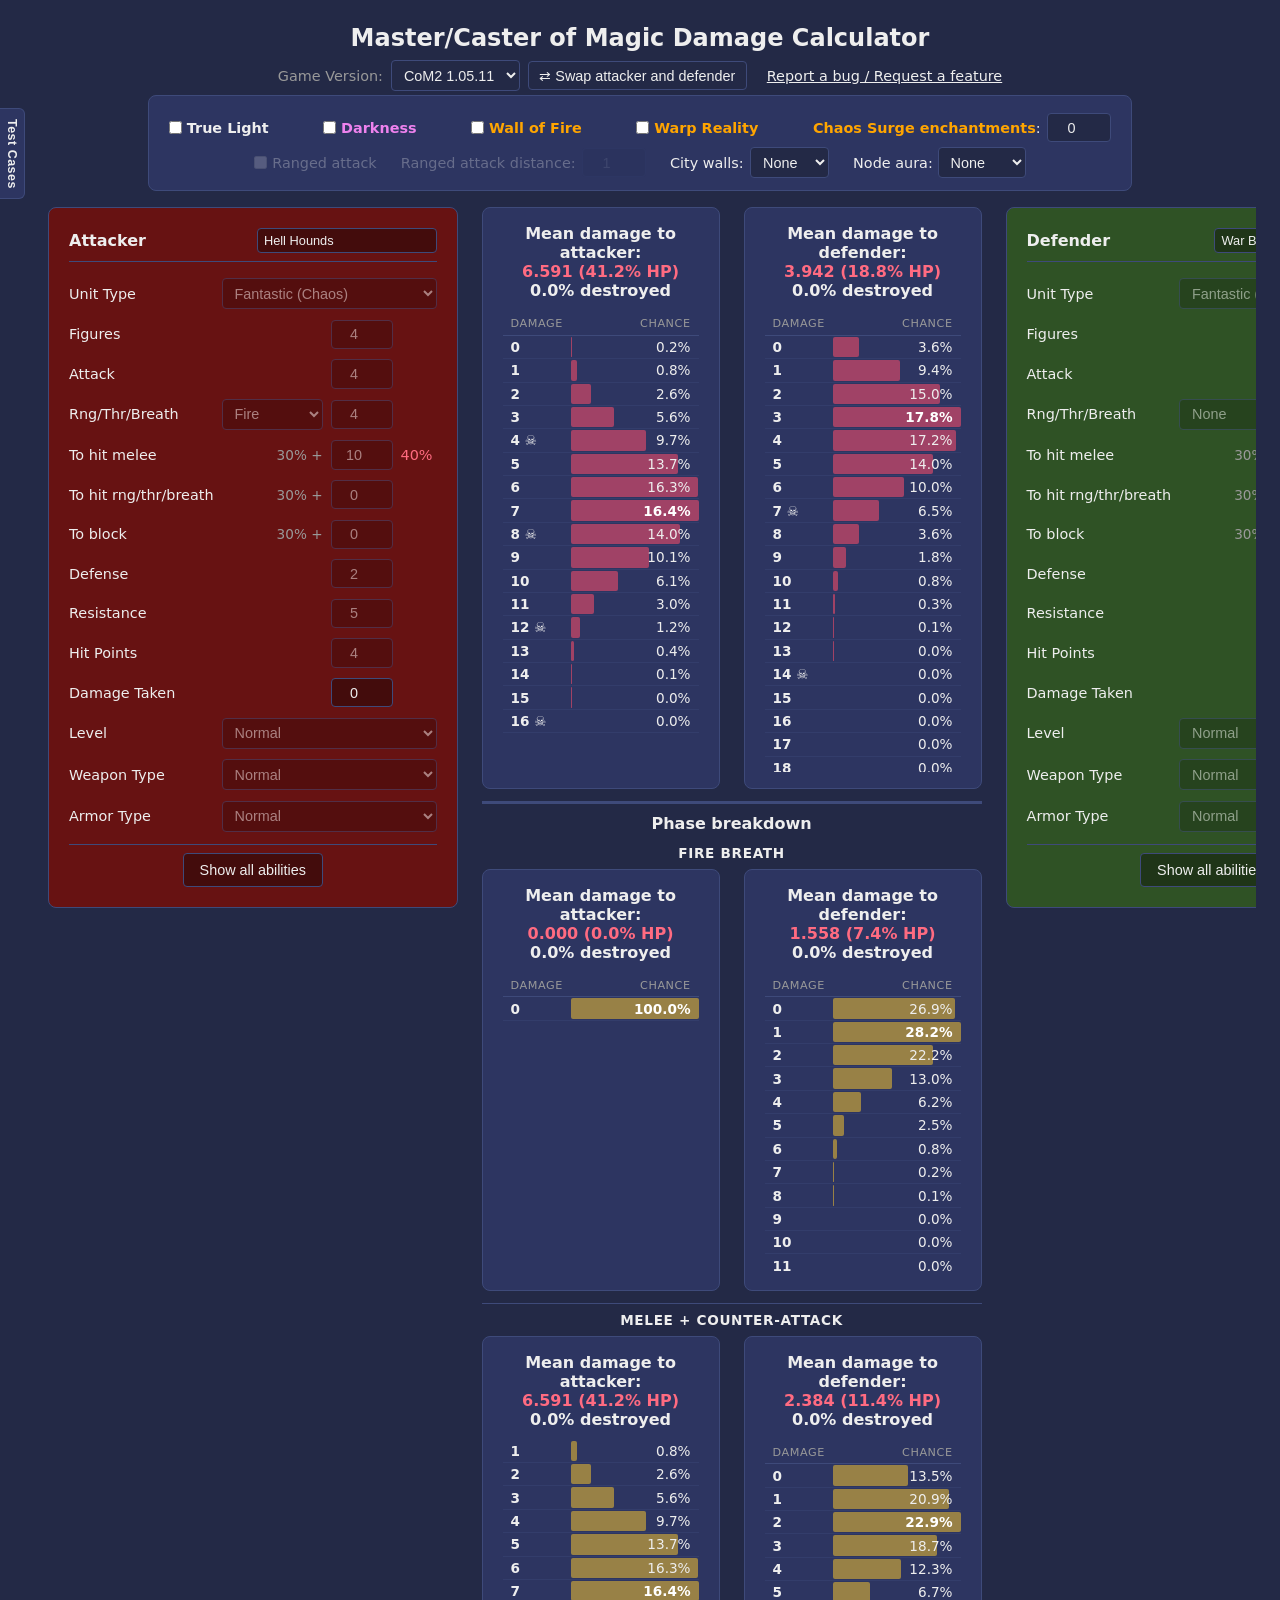
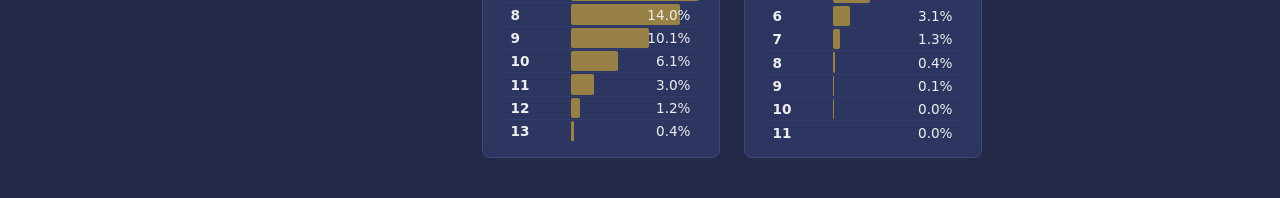
<file: index.html>
<!DOCTYPE html>
<html lang="en">
<head>
<meta charset="UTF-8">
<meta name="viewport" content="width=device-width, initial-scale=1.0">
<title>Master/Caster of Magic Damage Calculator</title>
<link rel="stylesheet" href="Calculator/style.css">
</head>
<body>

<h1>Master/Caster of Magic Damage Calculator</h1>
<div class="version-bar">
  <label for="gameVersion">Game Version:</label>
  <select id="gameVersion">
    <option value="mom_1.31" selected>MoM 1.31</option>
    <option value="mom_cp_1.60.00">MoM CP 1.60</option>
    <option value="com_6.08">CoM 6.08</option>
    <option value="com2_1.05.11">CoM2 1.05.11</option>
  </select>
  <button id="swapBtn" class="swap-btn" title="Swap attacker and defender">&#8644; Swap attacker and defender</button>
  <a href="https://github.com/ankrh/Master-Caster-of-Magic-Damage-Calculator/issues" target="_blank" rel="noopener" class="feedback-link">Report a bug / Request a feature</a>
</div>

<div class="presets-drawer" id="presetsDrawer">
  <div class="presets-inner">
    <h2>Test Cases</h2>
    <div id="presetButtons"></div>
  </div>
  <button class="presets-toggle" id="presetsToggle" title="Toggle test cases panel" aria-expanded="false">Test Cases</button>
</div>
<div class="presets-overlay" id="presetsOverlay"></div>

<div class="page-layout">
<div class="main-content">
<div class="combat-enchantments">
  <div class="enchant-row">
    <label class="check-label" data-tooltip="MoM 1.31 &amp; 1.60 only. Life fantastic units get +1 mel/rng/def/res; Death units get &#8722;1.">
      <input type="checkbox" id="trueLight"> <span class="realm-life">True Light</span>
    </label>
    <label class="check-label" data-tooltip="Death fantastic units get +1 mel/rng/def/res; Life units get &#8722;1. Can be active alongside True Light, canceling its matching modifiers.">
      <input type="checkbox" id="darkness"> <span class="realm-death">Darkness</span>
    </label>
    <label class="check-label" data-tooltip="Area fire attack on all attacker figures, firing before the melee phase.&#10;MoM 1.31 &amp; 1.60: Strength 5.&#10;CoM 1 &amp; 2: Strength 10.&#10;Immune: Fire Immunity, Magic Immunity, Righteousness.">
      <input type="checkbox" id="wallOfFire"> <span class="realm-chaos">Wall of Fire</span>
    </label>
    <label class="check-label" data-tooltip="All non-Chaos units get &#8722;20% To Hit.">
      <input type="checkbox" id="warpReality"> <span class="realm-chaos">Warp Reality</span>
    </label>
    <span class="field-group">
      <label for="chaosSurge" data-tooltip="Global enchantment. MoM: Chaos creatures gain +2 to attack strengths, non-stacking. CoM/CoM2: Chaos creatures gain +3 melee, +2 ranged/breath, and +2 resistance from the first copy. Each additional copy adds +1 to those bonuses."><span class="realm-chaos">Chaos Surge enchantments</span>:</label>
      <input type="number" id="chaosSurge" min="0" max="99" value="0">
    </span>
  </div>
  <div class="enchant-row" style="justify-content: center; gap: 1.5rem;">
    <label id="rangedCheckLabel" class="check-label" data-tooltip="Sets combat mode to ranged. Only available if the attacker has a ranged attack.">
      <input type="checkbox" id="rangedCheck" checked> Ranged attack
    </label>
    <span class="field-group" id="rangedDistLabel">
      <label for="rangedDist" data-tooltip="Missile and boulder only. Magic ranged ignores distance.&#10;MoM 1.31 &amp; 1.60: &#8722;10/&#8722;20/&#8722;30% at 3/6/9 tiles.&#10;CoM 1: &#8722;10/&#8722;20/&#8722;30% at 4/8/12 tiles.&#10;CoM 2: &#8722;10% at 4 tiles, then &#8722;3% per additional tile.&#10;Long Range caps penalty at &#8722;10%.">Ranged attack distance:</label>
      <input type="number" id="rangedDist" min="1" max="99" value="1">
    </span>
    <span class="field-group">
      <label for="cityWalls" data-tooltip="Defense bonus applied to the defender only.&#10;MoM 1.31: Intact city wall: +3 def. Destroyed city wall or inner area: +1 def.&#10;MoM 1.60, CoM 1 &amp; 2: Intact city wall or inner area: +3 def. Destroyed city wall: +1 def.">City walls:</label>
      <select id="cityWalls">
        <option value="none" selected>None</option>
        <option value="1">+1 def</option>
        <option value="3">+3 def</option>
      </select>
    </span>
    <label class="abil-check" data-tooltip="Matching fantastic units get +2 melee, ranged, thrown, breath, gaze, defense, and resistance.">Node aura:
      <select id="nodeAura" class="enchant-row-select">
        <option value="none" selected>None</option>
        <option value="chaos">Chaos</option>
        <option value="nature">Nature</option>
        <option value="sorcery">Sorcery</option>
      </select>
    </label>
  </div>
</div>

<div class="four-col-row">
  <div class="panel" id="panelA">
    <div class="panel-header">
      <h2>Attacker</h2>
      <div class="unit-combobox"><input type="text" id="aUnitSearch" class="unit-search" placeholder="Custom" autocomplete="off"><div class="unit-dropdown-list" id="aUnitList"></div><input type="hidden" id="aUnit" value="custom"></div>
    </div>
    <div class="panel-fields">
      <label for="aAbil_unitType" data-tooltip="Affects which enchantments can be cast on the unit and some immunity effects.">Unit Type</label>
      <select id="aAbil_unitType">
        <option value="normal">Normal</option>
        <option value="hero">Hero</option>
        <option value="fantastic_nature">Fantastic (Nature)</option>
        <option value="fantastic_sorcery">Fantastic (Sorcery)</option>
        <option value="fantastic_chaos">Fantastic (Chaos)</option>
        <option value="fantastic_life">Fantastic (Life)</option>
        <option value="fantastic_death">Fantastic (Death)</option>
        <option value="fantastic_arcane">Fantastic (Arcane)</option>
      </select>

      <label for="aFigs" data-tooltip="Number of figures in the unit. Each living figure contributes attacks.">Figures</label>
      <input type="number" id="aFigs" min="1" max="9" value="4">
      <span class="mod-val"></span>

      <label for="aAtk" data-tooltip="Melee attack strength — number of dice rolled per figure.">Attack</label>
      <input type="number" id="aAtk" min="0" max="50" value="3">
      <span class="mod-val" id="aAtkMod"></span>

      <label for="aRtbType" data-tooltip="Ranged, thrown or breath attack type and strength.">Rng/Thr/Breath</label>
      <select class="mid" id="aRtbType">
        <option value="none" selected>None</option>
        <option value="missile">Missile</option>
        <option value="boulder">Boulder</option>
        <option value="magic_c">Magic (C)</option>
        <option value="magic_n">Magic (N)</option>
        <option value="magic_s">Magic (S)</option>
        <option value="thrown">Thrown</option>
        <option value="fire">Fire</option>
        <option value="lightning">Lightning</option>
      </select>
      <input type="number" id="aRtb" min="0" max="50" value="0">
      <span class="mod-val" id="aRtbMod"></span>

      <label for="aToHitMod" data-tooltip="Base 30% + modifier = chance per die to score a hit (melee).">To hit melee</label>
      <span class="prefix">30% +</span>
      <input type="number" id="aToHitMod" min="-20" max="70" value="0">
      <span class="mod-val" id="aToHitMeleeMod"></span>

      <label for="aToHitRtbMod" data-tooltip="Base 30% + modifier = chance per die to score a hit (ranged/thrown/breath).">To hit rng/thr/breath</label>
      <span class="prefix">30% +</span>
      <input type="number" id="aToHitRtbMod" min="-20" max="70" value="0">
      <span class="mod-val" id="aToHitRtbModDisp"></span>

      <label for="aToBlkMod" data-tooltip="Base 30% + modifier = chance per defense die to perform a block.">To block</label>
      <span class="prefix">30% +</span>
      <input type="number" id="aToBlkMod" min="-20" max="70" value="0">
      <span class="mod-val" id="aToBlkModDisp"></span>

      <label for="aDef" data-tooltip="Number of defense dice rolled. Each block removes one incoming hit.">Defense</label>
      <input type="number" id="aDef" min="0" max="50" value="2">
      <span class="mod-val" id="aDefMod"></span>

      <label for="aRes" data-tooltip="Resist score used in resistance rolls. Each point = 10% chance to resist.">Resistance</label>
      <input type="number" id="aRes" min="0" max="50" value="5">
      <span class="mod-val" id="aResMod"></span>

      <label for="aHP" data-tooltip="Hit points per figure.">Hit Points</label>
      <input type="number" id="aHP" min="1" max="99" value="1">
      <span class="mod-val" id="aHPMod"></span>

      <label for="aDmg" data-tooltip="Damage already taken.">Damage Taken</label>
      <input type="number" id="aDmg" min="0" max="999" value="0">
      <span class="mod-val"></span>

      <label for="aLevel" data-tooltip="MoM 1.31 &amp; 1.60:&#10;Regular:     +1 atk/rng/thr, +1 res&#10;Veteran:     +1 atk/rng/thr, +2 res, +1 def&#10;Elite:       +2 atk/rng/thr, +3 res, +1 def, +1 hp, +10% hit&#10;Ultra Elite: +2 atk/rng/thr, +4 res, +2 def, +1 hp, +20% hit&#10;Champion:    +3 atk/rng/thr, +5 res, +2 def, +2 hp, +30% hit&#10;&#10;CoM &amp; CoM2:&#10;Regular:     +1 atk/rng, +1 res&#10;Veteran:     +2 atk/rng, +1 res, +1 thr, +1 def&#10;Elite:       +2 atk/rng, +2 res, +1 thr, +2 def, +1 hp&#10;Ultra Elite: +3 atk/rng, +2 res, +1 thr, +3 def, +1 hp&#10;Champion:    +3 atk/rng, +2 res, +1 thr, +3 def, +2 hp, +10% hit">Level</label>
      <select id="aLevel" disabled>
        <option value="normal" selected>Normal</option>
        <option value="regular">Regular</option>
        <option value="veteran">Veteran</option>
        <option value="elite">Elite</option>
        <option value="ultra_elite">Ultra Elite</option>
        <option value="champion">Champion</option>
      </select>

      <label for="aWeapon" data-tooltip="Magic:      +10% To Hit&#10;Mithril:    +10% To Hit, +1 atk, +1 def&#10;Adamantium: +10% To Hit, +2 atk, +2 def&#10;All three bypass Weapon Immunity.&#10;To Hit: melee, missile, boulder only.&#10;Atk:    melee, missile, boulder, thrown only.">Weapon Type</label>
      <select id="aWeapon">
        <option value="normal" selected>Normal</option>
        <option value="magic">Magic</option>
        <option value="mithril">Mithril</option>
        <option value="adamantium">Adamantium</option>
      </select>

      <label for="aArmor" data-tooltip="Orihalcon: +1 resistance, +2 magic ranged attack.">Armor Type</label>
      <select id="aArmor">
        <option value="normal" selected>Normal</option>
        <option value="orihalcon">Orihalcon</option>
      </select>
    </div>
    <div class="abilities-section hide-inactive">
      <button class="toggle-abil-btn" title="Show/hide inactive abilities and enchantments">Show all abilities</button>
      <div class="abilities-content" id="aAbilities"></div>
    </div>
  </div>

  <div class="results-area">
    <div class="results-top">
      <div class="dist-panel" id="distA"></div>
      <div class="dist-panel" id="distB"></div>
    </div>
    <div class="breakdown-grid" id="breakdownGrid"></div>
  </div>

  <div class="panel" id="panelB">
    <div class="panel-header">
      <h2>Defender</h2>
      <div class="unit-combobox"><input type="text" id="bUnitSearch" class="unit-search" placeholder="Custom" autocomplete="off"><div class="unit-dropdown-list" id="bUnitList"></div><input type="hidden" id="bUnit" value="custom"></div>
    </div>
    <div class="panel-fields">
      <label for="bAbil_unitType" data-tooltip="Affects which enchantments can be cast on the unit and some immunity effects.">Unit Type</label>
      <select id="bAbil_unitType">
        <option value="normal">Normal</option>
        <option value="hero">Hero</option>
        <option value="fantastic_nature">Fantastic (Nature)</option>
        <option value="fantastic_sorcery">Fantastic (Sorcery)</option>
        <option value="fantastic_chaos">Fantastic (Chaos)</option>
        <option value="fantastic_life">Fantastic (Life)</option>
        <option value="fantastic_death">Fantastic (Death)</option>
        <option value="fantastic_arcane">Fantastic (Arcane)</option>
      </select>

      <label for="bFigs" data-tooltip="Number of figures in the unit. Each living figure contributes attacks.">Figures</label>
      <input type="number" id="bFigs" min="1" max="9" value="4">
      <span class="mod-val"></span>

      <label for="bAtk" data-tooltip="Melee attack strength — number of dice rolled per figure.">Attack</label>
      <input type="number" id="bAtk" min="0" max="50" value="3">
      <span class="mod-val" id="bAtkMod"></span>

      <label for="bRtbType" data-tooltip="Ranged, thrown or breath attack type and strength.">Rng/Thr/Breath</label>
      <select class="mid" id="bRtbType">
        <option value="none" selected>None</option>
        <option value="missile">Missile</option>
        <option value="boulder">Boulder</option>
        <option value="magic_c">Magic (C)</option>
        <option value="magic_n">Magic (N)</option>
        <option value="magic_s">Magic (S)</option>
        <option value="thrown">Thrown</option>
        <option value="fire">Fire</option>
        <option value="lightning">Lightning</option>
      </select>
      <input type="number" id="bRtb" min="0" max="50" value="0">
      <span class="mod-val" id="bRtbMod"></span>

      <label for="bToHitMod" data-tooltip="Base 30% + modifier = chance per die to score a hit (melee).">To hit melee</label>
      <span class="prefix">30% +</span>
      <input type="number" id="bToHitMod" min="-20" max="70" value="0">
      <span class="mod-val" id="bToHitMeleeMod"></span>

      <label for="bToHitRtbMod" data-tooltip="Base 30% + modifier = chance per die to score a hit (ranged/thrown/breath).">To hit rng/thr/breath</label>
      <span class="prefix">30% +</span>
      <input type="number" id="bToHitRtbMod" min="-20" max="70" value="0">
      <span class="mod-val" id="bToHitRtbModDisp"></span>

      <label for="bToBlkMod" data-tooltip="Base 30% + modifier = chance per defense die to perform a block.">To block</label>
      <span class="prefix">30% +</span>
      <input type="number" id="bToBlkMod" min="-20" max="70" value="0">
      <span class="mod-val" id="bToBlkModDisp"></span>

      <label for="bDef" data-tooltip="Number of defense dice rolled. Each block removes one incoming hit.">Defense</label>
      <input type="number" id="bDef" min="0" max="50" value="2">
      <span class="mod-val" id="bDefMod"></span>

      <label for="bRes" data-tooltip="Resist score used in resistance rolls. Each point = 10% chance to resist.">Resistance</label>
      <input type="number" id="bRes" min="0" max="50" value="5">
      <span class="mod-val" id="bResMod"></span>

      <label for="bHP" data-tooltip="Hit points per figure.">Hit Points</label>
      <input type="number" id="bHP" min="1" max="99" value="1">
      <span class="mod-val" id="bHPMod"></span>

      <label for="bDmg" data-tooltip="Damage already taken.">Damage Taken</label>
      <input type="number" id="bDmg" min="0" max="999" value="0">
      <span class="mod-val"></span>

      <label for="bLevel" data-tooltip="MoM 1.31 &amp; 1.60:&#10;Regular:     +1 atk/rng/thr, +1 res&#10;Veteran:     +1 atk/rng/thr, +2 res, +1 def&#10;Elite:       +2 atk/rng/thr, +3 res, +1 def, +1 hp, +10% hit&#10;Ultra Elite: +2 atk/rng/thr, +4 res, +2 def, +1 hp, +20% hit&#10;Champion:    +3 atk/rng/thr, +5 res, +2 def, +2 hp, +30% hit&#10;&#10;CoM &amp; CoM2:&#10;Regular:     +1 atk/rng, +1 res&#10;Veteran:     +2 atk/rng, +1 res, +1 thr, +1 def&#10;Elite:       +2 atk/rng, +2 res, +1 thr, +2 def, +1 hp&#10;Ultra Elite: +3 atk/rng, +2 res, +1 thr, +3 def, +1 hp&#10;Champion:    +3 atk/rng, +2 res, +1 thr, +3 def, +2 hp, +10% hit">Level</label>
      <select id="bLevel" disabled>
        <option value="normal" selected>Normal</option>
        <option value="regular">Regular</option>
        <option value="veteran">Veteran</option>
        <option value="elite">Elite</option>
        <option value="ultra_elite">Ultra Elite</option>
        <option value="champion">Champion</option>
      </select>

      <label for="bWeapon" data-tooltip="Magic:      +10% To Hit&#10;Mithril:    +10% To Hit, +1 atk, +1 def&#10;Adamantium: +10% To Hit, +2 atk, +2 def&#10;All three bypass Weapon Immunity.&#10;To Hit: melee, missile, boulder only.&#10;Atk:    melee, missile, boulder, thrown only.">Weapon Type</label>
      <select id="bWeapon">
        <option value="normal" selected>Normal</option>
        <option value="magic">Magic</option>
        <option value="mithril">Mithril</option>
        <option value="adamantium">Adamantium</option>
      </select>

      <label for="bArmor" data-tooltip="Orihalcon: +1 resistance, +2 magic ranged attack.">Armor Type</label>
      <select id="bArmor">
        <option value="normal" selected>Normal</option>
        <option value="orihalcon">Orihalcon</option>
      </select>
    </div>
    <div class="abilities-section hide-inactive">
      <button class="toggle-abil-btn" title="Show/hide inactive abilities and enchantments">Show all abilities</button>
      <div class="abilities-content" id="bAbilities"></div>
    </div>
  </div>
</div><!-- /four-col-row -->

<div class="life-steal-summary" id="lifeStealSummary" style="display:none"></div>

</div><!-- /main-content -->
</div><!-- /page-layout -->

<!-- Load order: units (data blobs) -> data (constants) -> engine (math) -> combat/stats (logic) -> ui (DOM) -->
<div id="tt" class="tt"></div>
<script src="Calculator/units.js"></script>
<script src="Calculator/data.js"></script>
<script src="Calculator/engine.js"></script>
<script src="Calculator/combat.js"></script>
<script src="Calculator/stats.js"></script>
<script src="Calculator/ui.js"></script>
</body>
</html>
</file>
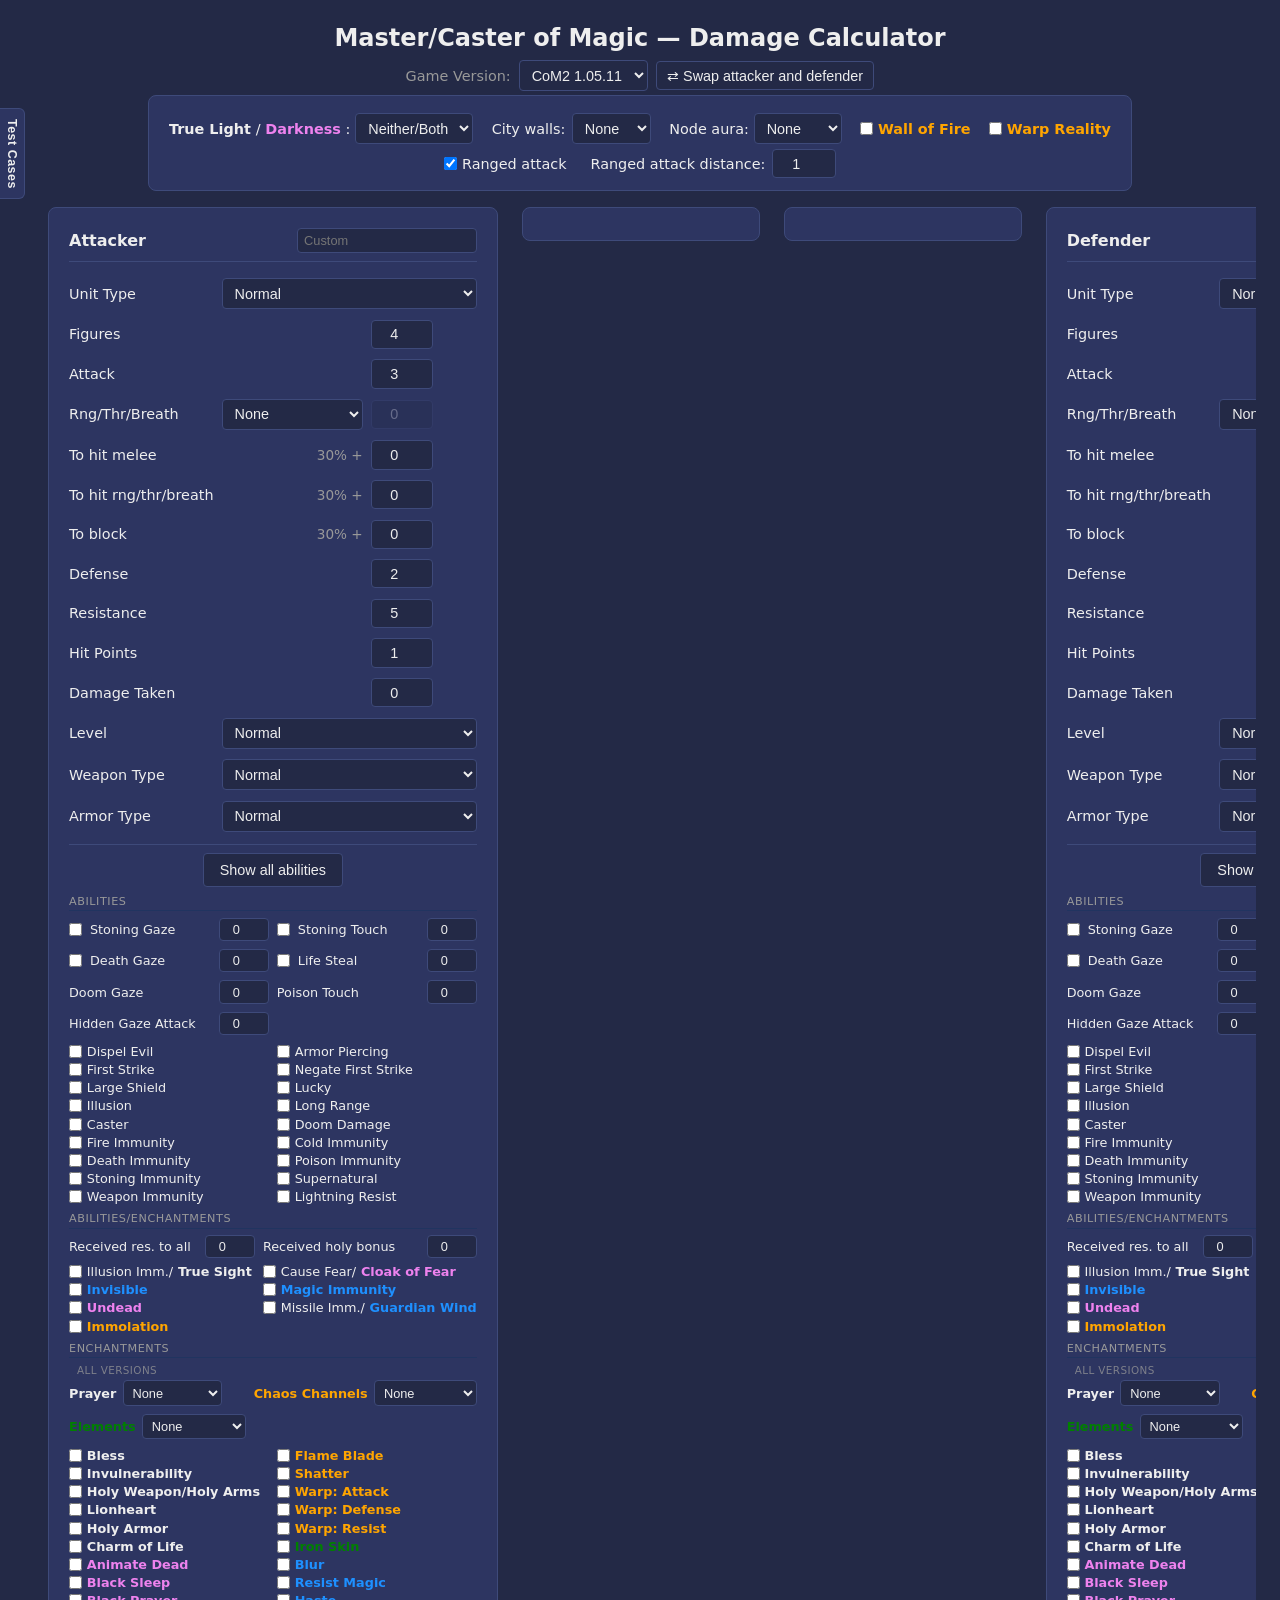
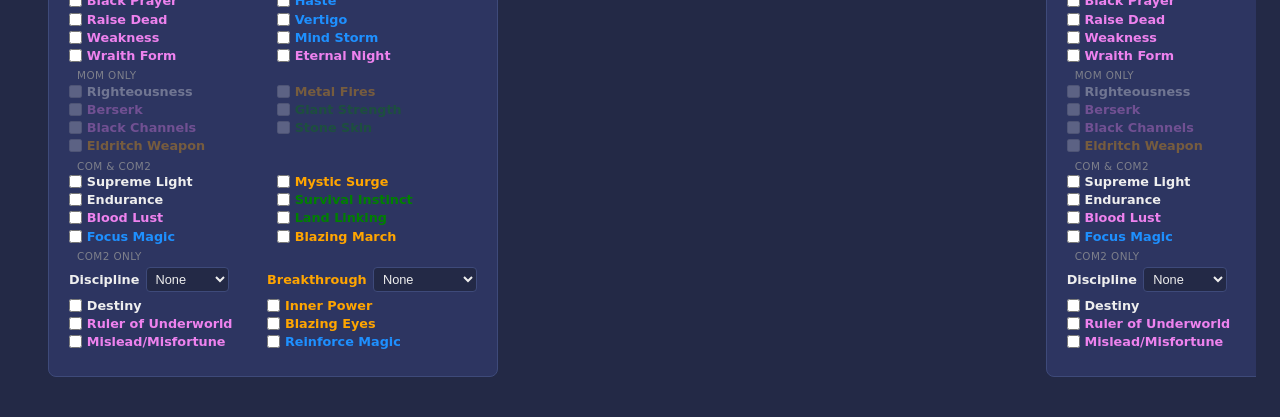
<file: Calculator/index.html>
<!DOCTYPE html>
<html lang="en">
<head>
<meta charset="UTF-8">
<meta name="viewport" content="width=device-width, initial-scale=1.0">
<title>MoM Damage Calculator</title>
<link rel="stylesheet" href="style.css">
</head>
<body>

<h1>Master/Caster of Magic &mdash; Damage Calculator</h1>
<div class="version-bar">
  <label for="gameVersion">Game Version:</label>
  <select id="gameVersion">
    <option value="mom_1.31" selected>MoM 1.31</option>
    <option value="mom_cp_1.60.00">MoM CP 1.60</option>
    <option value="com_6.08">CoM 6.08</option>
    <option value="com2_1.05.11">CoM2 1.05.11</option>
  </select>
  <button id="swapBtn" class="swap-btn" title="Swap attacker and defender">&#8644; Swap attacker and defender</button>
</div>

<div class="presets-drawer" id="presetsDrawer">
  <div class="presets-inner">
    <h2>Test Cases</h2>
    <div id="presetButtons"></div>
  </div>
  <button class="presets-toggle" id="presetsToggle" title="Toggle test cases panel" aria-expanded="false">Test Cases</button>
</div>
<div class="presets-overlay" id="presetsOverlay"></div>

<div class="page-layout">
<div class="main-content">
<div class="combat-enchantments">
  <div class="enchant-row">
    <label class="abil-check" data-tooltip="True Light (MoM 1.31 & 1.60 only): Life fantastic units +1 mel/rng/def/res; Death units &#8722;1.&#10;Darkness: Death fantastic units +1 mel/rng/def/res; Life units &#8722;1.&#10;Neither/Both: Neither is cast, or both cancel out."><span class="realm-life">True Light</span>/<span class="realm-death">Darkness</span>:
      <select id="enchLightDark" class="enchant-row-select">
        <option value="none" selected>Neither/Both</option>
        <option value="trueLight">True Light</option>
        <option value="darkness">Darkness</option>
      </select>
    </label>
    <span class="field-group">
      <label for="cityWalls" data-tooltip="Defense bonus applied to the defender only.&#10;MoM 1.31: Intact city wall: +3 def. Destroyed city wall or inner area: +1 def.&#10;MoM 1.60, CoM 1 &amp; 2: Intact city wall or inner area: +3 def. Destroyed city wall: +1 def.">City walls:</label>
      <select id="cityWalls">
        <option value="none" selected>None</option>
        <option value="1">+1 def</option>
        <option value="3">+3 def</option>
      </select>
    </span>
    <label class="abil-check" data-tooltip="Matching fantastic units get +2 melee, ranged, thrown, breath, gaze, defense, and resistance.">Node aura:
      <select id="nodeAura" class="enchant-row-select">
        <option value="none" selected>None</option>
        <option value="chaos">Chaos</option>
        <option value="nature">Nature</option>
        <option value="sorcery">Sorcery</option>
      </select>
    </label>
    <label class="check-label" data-tooltip="Area fire attack on all attacker figures, firing before the melee phase.&#10;MoM 1.31 &amp; 1.60: Strength 5.&#10;CoM 1 &amp; 2: Strength 10.&#10;Immune: Fire Immunity, Magic Immunity, Righteousness.">
      <input type="checkbox" id="wallOfFire"> <span class="realm-chaos">Wall of Fire</span>
    </label>
    <label class="check-label" data-tooltip="All non-Chaos units get &#8722;20% To Hit.">
      <input type="checkbox" id="warpReality"> <span class="realm-chaos">Warp Reality</span>
    </label>
  </div>
  <div class="enchant-row" style="justify-content: center; gap: 1.5rem;">
    <label id="rangedCheckLabel" class="check-label" data-tooltip="Sets combat mode to ranged. Only available if the attacker has a ranged attack.">
      <input type="checkbox" id="rangedCheck" checked> Ranged attack
    </label>
    <span class="field-group" id="rangedDistLabel">
      <label for="rangedDist" data-tooltip="Missile and boulder only. Magic ranged ignores distance.&#10;MoM 1.31 &amp; 1.60: &#8722;10/&#8722;20/&#8722;30% at 3/6/9 tiles.&#10;CoM 1: &#8722;10/&#8722;20/&#8722;30% at 4/8/12 tiles.&#10;CoM 2: &#8722;10% at 4 tiles, then &#8722;3% per additional tile.&#10;Long Range caps penalty at &#8722;10%.">Ranged attack distance:</label>
      <input type="number" id="rangedDist" min="1" max="99" value="1">
    </span>
  </div>
</div>

<div class="four-col-row">
  <div class="panel" id="panelA">
    <div class="panel-header">
      <h2>Attacker</h2>
      <div class="unit-combobox"><input type="text" id="aUnitSearch" class="unit-search" placeholder="Custom" autocomplete="off"><div class="unit-dropdown-list" id="aUnitList"></div><input type="hidden" id="aUnit" value="custom"></div>
    </div>
    <div class="panel-fields">
      <label for="aAbil_unitType" data-tooltip="Affects which enchantments can be cast on the unit and some immunity effects.">Unit Type</label>
      <select id="aAbil_unitType">
        <option value="normal">Normal</option>
        <option value="hero">Hero</option>
        <option value="fantastic_nature">Fantastic (Nature)</option>
        <option value="fantastic_sorcery">Fantastic (Sorcery)</option>
        <option value="fantastic_chaos">Fantastic (Chaos)</option>
        <option value="fantastic_life">Fantastic (Life)</option>
        <option value="fantastic_death">Fantastic (Death)</option>
        <option value="fantastic_arcane">Fantastic (Arcane)</option>
      </select>

      <label for="aFigs" data-tooltip="Number of figures in the unit. Each living figure contributes attacks.">Figures</label>
      <input type="number" id="aFigs" min="1" max="9" value="4">
      <span class="mod-val"></span>

      <label for="aAtk" data-tooltip="Melee attack strength — number of dice rolled per figure.">Attack</label>
      <input type="number" id="aAtk" min="0" max="50" value="3">
      <span class="mod-val" id="aAtkMod"></span>

      <label for="aRtbType" data-tooltip="Ranged, thrown or breath attack type and strength.">Rng/Thr/Breath</label>
      <select class="mid" id="aRtbType">
        <option value="none" selected>None</option>
        <option value="missile">Missile</option>
        <option value="boulder">Boulder</option>
        <option value="magic_c">Magic (C)</option>
        <option value="magic_n">Magic (N)</option>
        <option value="magic_s">Magic (S)</option>
        <option value="thrown">Thrown</option>
        <option value="fire">Fire</option>
        <option value="lightning">Lightning</option>
      </select>
      <input type="number" id="aRtb" min="0" max="50" value="0">
      <span class="mod-val" id="aRtbMod"></span>

      <label for="aToHitMod" data-tooltip="Base 30% + modifier = chance per die to score a hit (melee).">To hit melee</label>
      <span class="prefix">30% +</span>
      <input type="number" id="aToHitMod" min="-20" max="70" value="0">
      <span class="mod-val" id="aToHitMeleeMod"></span>

      <label for="aToHitRtbMod" data-tooltip="Base 30% + modifier = chance per die to score a hit (ranged/thrown/breath).">To hit rng/thr/breath</label>
      <span class="prefix">30% +</span>
      <input type="number" id="aToHitRtbMod" min="-20" max="70" value="0">
      <span class="mod-val" id="aToHitRtbModDisp"></span>

      <label for="aToBlkMod" data-tooltip="Base 30% + modifier = chance per defense die to perform a block.">To block</label>
      <span class="prefix">30% +</span>
      <input type="number" id="aToBlkMod" min="-20" max="70" value="0">
      <span class="mod-val" id="aToBlkModDisp"></span>

      <label for="aDef" data-tooltip="Number of defense dice rolled. Each block removes one incoming hit.">Defense</label>
      <input type="number" id="aDef" min="0" max="50" value="2">
      <span class="mod-val" id="aDefMod"></span>

      <label for="aRes" data-tooltip="Resist score used in resistance rolls. Each point = 10% chance to resist.">Resistance</label>
      <input type="number" id="aRes" min="0" max="50" value="5">
      <span class="mod-val" id="aResMod"></span>

      <label for="aHP" data-tooltip="Hit points per figure.">Hit Points</label>
      <input type="number" id="aHP" min="1" max="99" value="1">
      <span class="mod-val" id="aHPMod"></span>

      <label for="aDmg" data-tooltip="Damage already taken.">Damage Taken</label>
      <input type="number" id="aDmg" min="0" max="999" value="0">
      <span class="mod-val"></span>

      <label for="aLevel" data-tooltip="MoM 1.31 &amp; 1.60:&#10;Regular:     +1 atk/rng/thr, +1 res&#10;Veteran:     +1 atk/rng/thr, +2 res, +1 def&#10;Elite:       +2 atk/rng/thr, +3 res, +1 def, +1 hp, +10% hit&#10;Ultra Elite: +2 atk/rng/thr, +4 res, +2 def, +1 hp, +20% hit&#10;Champion:    +3 atk/rng/thr, +5 res, +2 def, +2 hp, +30% hit&#10;&#10;CoM &amp; CoM2:&#10;Regular:     +1 atk/rng, +1 res&#10;Veteran:     +2 atk/rng, +1 res, +1 thr, +1 def&#10;Elite:       +2 atk/rng, +2 res, +1 thr, +2 def, +1 hp&#10;Ultra Elite: +3 atk/rng, +2 res, +1 thr, +3 def, +1 hp&#10;Champion:    +3 atk/rng, +2 res, +1 thr, +3 def, +2 hp, +10% hit">Level</label>
      <select id="aLevel" disabled>
        <option value="normal" selected>Normal</option>
        <option value="regular">Regular</option>
        <option value="veteran">Veteran</option>
        <option value="elite">Elite</option>
        <option value="ultra_elite">Ultra Elite</option>
        <option value="champion">Champion</option>
      </select>

      <label for="aWeapon" data-tooltip="Magic:      +10% To Hit&#10;Mithril:    +10% To Hit, +1 atk, +1 def&#10;Adamantium: +10% To Hit, +2 atk, +2 def&#10;All three bypass Weapon Immunity.&#10;To Hit: melee, missile, boulder only.&#10;Atk:    melee, missile, boulder, thrown only.">Weapon Type</label>
      <select id="aWeapon">
        <option value="normal" selected>Normal</option>
        <option value="magic">Magic</option>
        <option value="mithril">Mithril</option>
        <option value="adamantium">Adamantium</option>
      </select>

      <label for="aArmor" data-tooltip="Orihalcon: +1 resistance, +2 magic ranged attack.">Armor Type</label>
      <select id="aArmor">
        <option value="normal" selected>Normal</option>
        <option value="orihalcon">Orihalcon</option>
      </select>
    </div>
    <div class="abilities-section hide-inactive">
      <button class="toggle-abil-btn" title="Show/hide inactive abilities and enchantments">Show all abilities</button>
      <div class="abilities-content" id="aAbilities"></div>
    </div>
  </div>

  <div class="results-area">
    <div class="results-top">
      <div class="dist-panel" id="distA"></div>
      <div class="dist-panel" id="distB"></div>
    </div>
    <div class="breakdown-grid" id="breakdownGrid"></div>
  </div>

  <div class="panel" id="panelB">
    <div class="panel-header">
      <h2>Defender</h2>
      <div class="unit-combobox"><input type="text" id="bUnitSearch" class="unit-search" placeholder="Custom" autocomplete="off"><div class="unit-dropdown-list" id="bUnitList"></div><input type="hidden" id="bUnit" value="custom"></div>
    </div>
    <div class="panel-fields">
      <label for="bAbil_unitType" data-tooltip="Affects which enchantments can be cast on the unit and some immunity effects.">Unit Type</label>
      <select id="bAbil_unitType">
        <option value="normal">Normal</option>
        <option value="hero">Hero</option>
        <option value="fantastic_nature">Fantastic (Nature)</option>
        <option value="fantastic_sorcery">Fantastic (Sorcery)</option>
        <option value="fantastic_chaos">Fantastic (Chaos)</option>
        <option value="fantastic_life">Fantastic (Life)</option>
        <option value="fantastic_death">Fantastic (Death)</option>
        <option value="fantastic_arcane">Fantastic (Arcane)</option>
      </select>

      <label for="bFigs" data-tooltip="Number of figures in the unit. Each living figure contributes attacks.">Figures</label>
      <input type="number" id="bFigs" min="1" max="9" value="4">
      <span class="mod-val"></span>

      <label for="bAtk" data-tooltip="Melee attack strength — number of dice rolled per figure.">Attack</label>
      <input type="number" id="bAtk" min="0" max="50" value="3">
      <span class="mod-val" id="bAtkMod"></span>

      <label for="bRtbType" data-tooltip="Ranged, thrown or breath attack type and strength.">Rng/Thr/Breath</label>
      <select class="mid" id="bRtbType">
        <option value="none" selected>None</option>
        <option value="missile">Missile</option>
        <option value="boulder">Boulder</option>
        <option value="magic_c">Magic (C)</option>
        <option value="magic_n">Magic (N)</option>
        <option value="magic_s">Magic (S)</option>
        <option value="thrown">Thrown</option>
        <option value="fire">Fire</option>
        <option value="lightning">Lightning</option>
      </select>
      <input type="number" id="bRtb" min="0" max="50" value="0">
      <span class="mod-val" id="bRtbMod"></span>

      <label for="bToHitMod" data-tooltip="Base 30% + modifier = chance per die to score a hit (melee).">To hit melee</label>
      <span class="prefix">30% +</span>
      <input type="number" id="bToHitMod" min="-20" max="70" value="0">
      <span class="mod-val" id="bToHitMeleeMod"></span>

      <label for="bToHitRtbMod" data-tooltip="Base 30% + modifier = chance per die to score a hit (ranged/thrown/breath).">To hit rng/thr/breath</label>
      <span class="prefix">30% +</span>
      <input type="number" id="bToHitRtbMod" min="-20" max="70" value="0">
      <span class="mod-val" id="bToHitRtbModDisp"></span>

      <label for="bToBlkMod" data-tooltip="Base 30% + modifier = chance per defense die to perform a block.">To block</label>
      <span class="prefix">30% +</span>
      <input type="number" id="bToBlkMod" min="-20" max="70" value="0">
      <span class="mod-val" id="bToBlkModDisp"></span>

      <label for="bDef" data-tooltip="Number of defense dice rolled. Each block removes one incoming hit.">Defense</label>
      <input type="number" id="bDef" min="0" max="50" value="2">
      <span class="mod-val" id="bDefMod"></span>

      <label for="bRes" data-tooltip="Resist score used in resistance rolls. Each point = 10% chance to resist.">Resistance</label>
      <input type="number" id="bRes" min="0" max="50" value="5">
      <span class="mod-val" id="bResMod"></span>

      <label for="bHP" data-tooltip="Hit points per figure.">Hit Points</label>
      <input type="number" id="bHP" min="1" max="99" value="1">
      <span class="mod-val" id="bHPMod"></span>

      <label for="bDmg" data-tooltip="Damage already taken.">Damage Taken</label>
      <input type="number" id="bDmg" min="0" max="999" value="0">
      <span class="mod-val"></span>

      <label for="bLevel" data-tooltip="MoM 1.31 &amp; 1.60:&#10;Regular:     +1 atk/rng/thr, +1 res&#10;Veteran:     +1 atk/rng/thr, +2 res, +1 def&#10;Elite:       +2 atk/rng/thr, +3 res, +1 def, +1 hp, +10% hit&#10;Ultra Elite: +2 atk/rng/thr, +4 res, +2 def, +1 hp, +20% hit&#10;Champion:    +3 atk/rng/thr, +5 res, +2 def, +2 hp, +30% hit&#10;&#10;CoM &amp; CoM2:&#10;Regular:     +1 atk/rng, +1 res&#10;Veteran:     +2 atk/rng, +1 res, +1 thr, +1 def&#10;Elite:       +2 atk/rng, +2 res, +1 thr, +2 def, +1 hp&#10;Ultra Elite: +3 atk/rng, +2 res, +1 thr, +3 def, +1 hp&#10;Champion:    +3 atk/rng, +2 res, +1 thr, +3 def, +2 hp, +10% hit">Level</label>
      <select id="bLevel" disabled>
        <option value="normal" selected>Normal</option>
        <option value="regular">Regular</option>
        <option value="veteran">Veteran</option>
        <option value="elite">Elite</option>
        <option value="ultra_elite">Ultra Elite</option>
        <option value="champion">Champion</option>
      </select>

      <label for="bWeapon" data-tooltip="Magic:      +10% To Hit&#10;Mithril:    +10% To Hit, +1 atk, +1 def&#10;Adamantium: +10% To Hit, +2 atk, +2 def&#10;All three bypass Weapon Immunity.&#10;To Hit: melee, missile, boulder only.&#10;Atk:    melee, missile, boulder, thrown only.">Weapon Type</label>
      <select id="bWeapon">
        <option value="normal" selected>Normal</option>
        <option value="magic">Magic</option>
        <option value="mithril">Mithril</option>
        <option value="adamantium">Adamantium</option>
      </select>

      <label for="bArmor" data-tooltip="Orihalcon: +1 resistance, +2 magic ranged attack.">Armor Type</label>
      <select id="bArmor">
        <option value="normal" selected>Normal</option>
        <option value="orihalcon">Orihalcon</option>
      </select>
    </div>
    <div class="abilities-section hide-inactive">
      <button class="toggle-abil-btn" title="Show/hide inactive abilities and enchantments">Show all abilities</button>
      <div class="abilities-content" id="bAbilities"></div>
    </div>
  </div>
</div><!-- /four-col-row -->

<div class="life-steal-summary" id="lifeStealSummary" style="display:none"></div>

</div><!-- /main-content -->
</div><!-- /page-layout -->

<!-- Load order: units (data blobs) -> data (constants) -> engine (math) -> combat (logic) -> ui (DOM) -->
<div id="tt" class="tt"></div>
<script src="units.js"></script>
<script src="data.js"></script>
<script src="engine.js"></script>
<script src="combat.js"></script>
<script src="ui.js"></script>
</body>
</html>
</file>
<file: Calculator/style.css>
:root {
  --bg: #232946;
  --panel: #2d3561;
  --border: #3e4a7a;
  --accent: #ff6b81;
  --text: #eee;
  --muted: #999;
  --two-panel-width: calc(480px * 2 + 1.5rem);
}
* { box-sizing: border-box; margin: 0; padding: 0; scrollbar-color: var(--border) transparent; }
.tt {
  position: fixed;
  z-index: 9999;
  pointer-events: none;
  display: none;
  background: #161b30;
  border: 1px solid var(--border);
  border-radius: 6px;
  padding: 0.45rem 0.65rem;
  font-family: 'Consolas', 'Cascadia Code', monospace;
  font-size: 0.78rem;
  color: var(--text);
  white-space: pre;
  line-height: 1.45;
  box-shadow: 0 3px 10px rgba(0,0,0,0.6);
}
*::-webkit-scrollbar { width: 6px; }
*::-webkit-scrollbar-track { background: transparent; }
*::-webkit-scrollbar-thumb { background: var(--border); border-radius: 3px; }
body {
  font-family: 'Segoe UI', system-ui, sans-serif;
  background: var(--bg);
  color: var(--text);
  min-height: 100vh;
  padding: 1.5rem;
}
h1 {
  text-align: center;
  margin-bottom: 0.25rem;
  font-size: 1.5rem;
}
.version-bar {
  display: flex;
  align-items: center;
  justify-content: center;
  gap: 0.5rem;
  margin: 0.5rem 0 0.25rem;
}
.version-bar label {
  font-size: 0.9rem;
  color: var(--muted);
}
.feedback-link {
  font-size: 0.9rem;
  color: var(--text);
  margin-left: 0.75rem;
}
.version-bar select {
  padding: 0.35rem 0.5rem;
  border: 1px solid var(--border);
  border-radius: 4px;
  background: var(--bg);
  color: var(--text);
  font-size: 0.9rem;
}
.swap-btn {
  padding: 0.35rem 0.65rem;
  border: 1px solid var(--border);
  border-radius: 4px;
  background: var(--bg);
  color: var(--text);
  font-size: 0.9rem;
  cursor: pointer;
}
.swap-btn:hover { border-color: var(--accent); color: var(--accent); }
.subtitle {
  text-align: center;
  color: var(--muted);
  font-size: 0.85rem;
  margin-bottom: 1.5rem;
}

/* --- Input Panels --- */
.four-col-row {
  display: flex;
  gap: 1.5rem;
  align-items: flex-start;
  flex-wrap: nowrap;
  margin-bottom: 1rem;
}
.panel {
  background: var(--panel);
  border: 1px solid var(--border);
  border-radius: 8px;
  padding: 1.25rem;
  flex: 1 1 360px;
}
.results-area {
  display: flex;
  flex-direction: column;
  gap: 0.75rem;
  flex: 2 2 500px;
  min-width: 500px;
}
.results-top {
  display: grid;
  grid-template-columns: 1fr 1fr;
  gap: 1.5rem;
}
.panel-header {
  display: flex;
  align-items: center;
  justify-content: space-between;
  gap: 0.5rem;
  margin-bottom: 1rem;
  padding-bottom: 0.5rem;
  border-bottom: 1px solid var(--border);
}
.panel-header h2 {
  font-size: 1rem;
  margin: 0;
}
.unit-combobox {
  position: relative;
  max-width: 180px;
}
.unit-search {
  font-size: 0.8rem;
  padding: 0.25rem 0.4rem;
  border: 1px solid var(--border);
  border-radius: 4px;
  background: var(--field-bg, var(--bg));
  color: var(--text);
  width: 100%;
  text-align: left;
}
.unit-search:focus {
  outline: none;
  border-color: var(--accent);
}
.unit-dropdown-list {
  display: none;
  position: absolute;
  top: calc(100% + 2px);
  left: 0;
  right: 0;
  min-width: 200px;
  max-height: 280px;
  overflow-y: auto;
  background: var(--panel);
  border: 1px solid var(--border);
  border-radius: 4px;
  z-index: 100;
  box-shadow: 0 4px 12px rgba(0,0,0,0.4);
}
.unit-dropdown-cat {
  font-size: 0.65rem;
  text-transform: uppercase;
  letter-spacing: 0.05em;
  color: var(--muted);
  padding: 0.3rem 0.5rem 0.1rem;
  border-top: 1px solid var(--border);
}
.unit-dropdown-cat:first-child {
  border-top: none;
}
.unit-dropdown-item {
  font-size: 0.8rem;
  padding: 0.25rem 0.75rem;
  cursor: pointer;
  white-space: nowrap;
}
.unit-dropdown-item:hover,
.unit-dropdown-item.unit-dropdown-active {
  background: var(--border);
}
.panel-fields.locked input,
.panel-fields.locked select {
  opacity: 0.5;
  pointer-events: none;
}
.panel-fields.locked input[id$="Dmg"],
.panel-fields.locked select[id$="Weapon"],
.panel-fields.locked select[id$="Level"] {
  opacity: 1;
  pointer-events: auto;
}
.panel-fields select[id$="Weapon"].weapon-locked {
  opacity: 0.5;
  pointer-events: none;
}
.panel-fields select[id$="Level"]:disabled {
  opacity: 0.5;
}
.panel-fields {
  display: grid;
  grid-template-columns: auto 1fr 62px auto;
  align-items: center;
  row-gap: 0.65rem;
  column-gap: 0.5rem;
}
.panel-fields label {
  font-size: 0.9rem;
  white-space: nowrap;
  grid-column: 1;
}
.panel-fields input, .panel-fields select {
  padding: 0.35rem 0.5rem;
  border: 1px solid var(--border);
  border-radius: 4px;
  background: var(--field-bg, var(--bg));
  color: var(--text);
  font-size: 0.9rem;
  text-align: center;
}
/* standalone input: skip col 2, land in col 3 */
.panel-fields > input[type="number"] {
  grid-column: 3;
}
/* standalone select: span cols 2-4 */
.panel-fields > select {
  grid-column: 2 / 5;
  text-align: left;
}
/* dropdown + input combos */
.panel-fields > select.mid {
  grid-column: 2;
  text-align: left;
}
/* "30 +" prefix text in col 2, right-aligned */
.prefix {
  grid-column: 2;
  text-align: right;
  color: var(--muted);
  font-size: 0.85rem;
  white-space: nowrap;
}
/* "%" suffix overlaps after col 3 */
.suffix {
  color: var(--muted);
  font-size: 0.8rem;
  margin-left: -0.3rem;
}
/* Modified stat value (col 4) */
.mod-val {
  grid-column: 4;
  font-size: 0.9rem;
  color: var(--accent);
  white-space: nowrap;
  min-width: 2.5em;
  visibility: hidden;
}
.mod-val.visible {
  visibility: visible;
}
/* --- Presets Drawer --- */
.presets-drawer {
  position: fixed;
  left: 0;
  top: 100px;
  width: 200px;
  transform: translateX(-100%);
  transition: transform 0.22s ease;
  z-index: 300;
}
.presets-drawer.open {
  transform: translateX(0);
}
.presets-inner {
  background: var(--panel);
  border: 1px solid var(--border);
  border-left: none;
  border-radius: 0 8px 8px 0;
  padding: 1rem;
  width: 200px;
  max-height: calc(100vh - 120px);
  overflow-y: auto;
}
.presets-toggle {
  position: absolute;
  left: 100%;
  top: 0.5rem;
  writing-mode: vertical-rl;
  text-orientation: mixed;
  background: var(--panel);
  border: 1px solid var(--border);
  border-left: none;
  border-radius: 0 6px 6px 0;
  padding: 0.6rem 0.3rem;
  cursor: pointer;
  color: var(--text);
  font-size: 0.78rem;
  font-weight: 600;
  letter-spacing: 0.04em;
  white-space: nowrap;
  transition: background 0.15s;
}
.presets-toggle:hover {
  background: var(--border);
}
.presets-overlay {
  display: none;
  position: fixed;
  inset: 0;
  z-index: 299;
}
.presets-overlay.active {
  display: block;
}
.presets-inner h2 {
  font-size: 0.9rem;
  margin-bottom: 0.75rem;
  padding-bottom: 0.5rem;
  border-bottom: 1px solid var(--border);
}
.presets-inner button {
  display: block;
  width: 100%;
  padding: 0.45rem 0.6rem;
  margin-bottom: 0.4rem;
  border: 1px solid var(--border);
  border-radius: 4px;
  background: var(--bg);
  color: var(--text);
  font-size: 0.78rem;
  text-align: left;
  cursor: pointer;
  line-height: 1.3;
}
.presets-inner button:hover {
  background: var(--border);
}
.page-layout {
  padding: 0 1.5rem;
  overflow-x: auto;
}
.preset-group {
  margin-bottom: 0.5rem;
}
.preset-group > summary {
  font-size: 0.82rem;
  font-weight: 600;
  padding: 0.35rem 0.25rem;
  cursor: pointer;
  border-bottom: 1px solid var(--border);
  list-style: revert;
}
.preset-subgroup {
  margin: 0.25rem 0 0.25rem 0.5rem;
}
.preset-subgroup > summary {
  font-size: 0.76rem;
  font-weight: 500;
  padding: 0.25rem 0.25rem;
  cursor: pointer;
  color: var(--text);
  opacity: 0.85;
  list-style: revert;
}
.preset-subgroup > summary:hover,
.preset-group > summary:hover {
  background: var(--border);
  border-radius: 3px;
}
.preset-subgroup button {
  margin-top: 0.3rem;
}
.main-content {
  flex: 1;
  min-width: 0;
}
/* --- Common Fields --- */
.common-fields {
  display: flex;
  align-items: center;
  justify-content: center;
  gap: 0.5rem;
  margin-bottom: 1.5rem;
  flex-wrap: wrap;
}
.common-fields label {
  font-size: 0.9rem;
  white-space: nowrap;
  margin-left: 1rem;
}
.common-fields label:first-child {
  margin-left: 0;
}
.common-fields input, .common-fields select {
  padding: 0.35rem 0.5rem;
  border: 1px solid var(--border);
  border-radius: 4px;
  background: var(--bg);
  color: var(--text);
  font-size: 0.9rem;
  text-align: center;
}
.common-fields input { width: 62px; }
.common-fields select { text-align: left; }
/* --- Combat Enchantments Box --- */
.combat-enchantments {
  background: var(--panel);
  border: 1px solid var(--border);
  border-radius: 8px;
  padding: 0.75rem 1.25rem;
  margin: 0 auto 1rem;
  max-width: var(--two-panel-width);
}
.combat-enchantments .abil-check {
  font-size: 0.9rem;
}
.field-group {
  display: flex;
  align-items: center;
  gap: 0.4rem;
}
.enchant-row {
  display: flex;
  align-items: center;
  justify-content: space-between;
  gap: 0.5rem;
  font-size: 0.9rem;
  margin-top: 0.3rem;
}
.enchant-row select, .enchant-row-select, .enchant-row input[type="number"] {
  padding: 0.35rem 0.5rem;
  border: 1px solid var(--border);
  border-radius: 4px;
  background: var(--bg);
  color: var(--text);
  font-size: 0.9rem;
  text-align: left;
}
.enchant-row input[type="number"] {
  width: 4rem;
  text-align: center;
}
.check-label {
  display: flex;
  align-items: center;
  gap: 0.3rem;
  cursor: pointer;
  font-size: 0.9rem;
}
.check-label input[type="checkbox"] { margin: 0; cursor: pointer; }
.disabled-field { opacity: 0.3; pointer-events: none; }
.life-steal-summary {
  text-align: center;
  font-size: 0.95rem;
  color: var(--text);
  padding: 0.4rem 0;
}
.dist-panel {
  background: var(--panel);
  border: 1px solid var(--border);
  border-radius: 8px;
  padding: 1rem 1.25rem;
}
.dist-header {
  font-size: 1rem;
  font-weight: bold;
  margin-bottom: 0.75rem;
  text-align: center;
}
.dist-header .avg {
  color: var(--accent);
}
.dist-header .hp-pct {
  color: var(--accent);
}
.dist-table {
  width: 100%;
  border-collapse: collapse;
  font-size: 0.85rem;
}
.dist-table th {
  color: var(--muted);
  font-weight: normal;
  text-transform: uppercase;
  font-size: 0.7rem;
  letter-spacing: 0.05em;
  padding: 0.3rem 0.5rem;
  border-bottom: 1px solid var(--border);
}
.dist-table th:first-child { text-align: left; }
.dist-table th:last-child { text-align: right; }
.dist-table td {
  padding: 0.2rem 0.5rem;
  border: none;
}
.dist-table tr { border-bottom: 1px solid rgba(62, 74, 122, 0.4); }
.dist-table .dmg-cell {
  text-align: left;
  font-weight: bold;
  width: 50px;
}
.dist-table .chance-cell {
  position: relative;
  text-align: right;
  padding-right: 0.5rem;
}
.chance-bar {
  position: absolute;
  left: 0;
  top: 1px;
  bottom: 1px;
  border-radius: 2px;
  opacity: 0.55;
}
.chance-text {
  position: relative;
  z-index: 1;
}
.dist-table .peak .chance-text {
  font-weight: bold;
  color: #fff;
}
.dist-scroll {
  max-height: 460px;
  overflow-y: auto;
}
/* --- Damage Breakdown Grid --- */
.breakdown-grid {
  display: flex;
  flex-direction: column;
  gap: 0.75rem;
}
.breakdown-phase-row {
  display: flex;
  flex-direction: column;
  gap: 0.5rem;
  border-top: 1px solid var(--border);
  padding-top: 0.5rem;
}
.breakdown-phase-row.first-phase {
  border-top: none;
  padding-top: 0;
}
.breakdown-phase-panels {
  display: grid;
  grid-template-columns: 1fr 1fr;
  gap: 1.5rem;
}
.breakdown-phase-panels .dist-scroll {
  max-height: 300px;
}
.breakdown-heading {
  font-size: 1rem;
  font-weight: bold;
  color: var(--text);
  text-align: center;
  border-top: 3px solid var(--border);
  padding-top: 0.6rem;
}
.breakdown-phase-label {
  font-size: 0.85rem;
  font-weight: bold;
  color: var(--text);
  text-transform: uppercase;
  letter-spacing: 0.05em;
  text-align: center;
}
/* --- Abilities Section --- */
.abilities-section {
  margin-top: 0.75rem;
  border-top: 1px solid var(--border);
  padding-top: 0.5rem;
  display: flex;
  flex-direction: column;
  align-items: center;
}
.abilities-content {
  padding-top: 0.5rem;
  width: 100%;
}
.abilities-section.abilities-empty .abilities-content {
  display: none;
}
/* Hidden ability items, group headers, and grid containers */
.abil-item.abil-hidden,
.abil-group-header.abil-hidden,
.abil-subgroup-header.abil-hidden,
.abil-grid.abil-hidden {
  display: none;
}
/* Toggle button styling */
.toggle-abil-btn {
  padding: 0.5rem 1rem;
  border: 1px solid var(--border);
  border-radius: 4px;
  background: var(--field-bg, var(--bg));
  color: var(--text);
  font-size: 0.9rem;
  cursor: pointer;
  white-space: nowrap;
}
.toggle-abil-btn:hover {
  border-color: var(--accent);
  color: var(--text);
}
.abilities-content.locked .group-abilities input,
.abilities-content.locked .group-abilities select,
.abilities-content.locked .group-abilities label {
  opacity: 0.5;
  pointer-events: none;
}
/* Prevent double-opacity on checkboxes already inside a label with 0.5 opacity */
.abilities-content.locked .group-abilities label input {
  opacity: 1;
}
.abil-item.abil-unit-locked {
  opacity: 0.5;
  pointer-events: none;
}
.abil-group-header {
  font-size: 0.7rem;
  text-transform: uppercase;
  letter-spacing: 0.05em;
  color: var(--muted);
  margin: 0.5rem 0 0.25rem;
  padding-bottom: 0.15rem;
  border-bottom: 1px solid rgba(15, 52, 96, 0.4);
}
.abil-group-header:first-child {
  margin-top: 0;
}
.abil-subgroup-header {
  font-size: 0.65rem;
  text-transform: uppercase;
  letter-spacing: 0.04em;
  color: var(--muted);
  opacity: 0.75;
  margin: 0.35rem 0 0.15rem 0.5rem;
}
.abil-grid {
  display: grid;
  grid-template-columns: 1fr 1fr;
  gap: 0.2rem 0.5rem;
  margin-bottom: 0.4rem;
}
.abil-check {
  display: flex;
  align-items: center;
  gap: 0.3rem;
  font-size: 0.8rem;
  cursor: pointer;
  white-space: nowrap;
}
.abil-check input[type="checkbox"] {
  margin: 0;
  cursor: pointer;
}
.abil-check:has(input:disabled),
.abil-num-row:has(select:disabled) {
  opacity: 0.35;
}
.abil-num-row {
  display: flex;
  align-items: center;
  gap: 0.4rem;
  font-size: 0.8rem;
  margin: 0.15rem 0;
}
.abil-num-row label {
  flex: 1;
  white-space: nowrap;
}
.abil-num-row select {
  flex: none;
  padding: 0.2rem 0.3rem;
  border: 1px solid var(--border);
  border-radius: 4px;
  background: var(--field-bg, var(--bg));
  color: var(--text);
  font-size: 0.8rem;
  text-align: left;
}
.abil-num-row:has(select) label {
  flex: none;
}
.abil-num-row input[type="checkbox"] {
  margin: 0 0.1rem 0 0;
  cursor: pointer;
}
.abil-num-row input[type="number"] {
  width: 50px;
  padding: 0.2rem 0.3rem;
  border: 1px solid var(--border);
  border-radius: 4px;
  background: var(--field-bg, var(--bg));
  color: var(--text);
  font-size: 0.8rem;
  text-align: center;
}

/* Realm colors for enchantments */
.realm-life { font-weight: bold; }
.realm-death { color: violet;  font-weight: bold; }
.realm-nature { color: green;  font-weight: bold; }
.realm-sorcery { color: dodgerblue;  font-weight: bold; }
.realm-chaos { color: orange;  font-weight: bold; }

/* Panel background by effective unit realm */
.panel.panel-realm-life     { background: #4f4f4f; --field-bg: color-mix(in srgb, #4f4f4f 65%, black); }
.panel.panel-realm-nature   { background: #2f5225; --field-bg: color-mix(in srgb, #2f5225 65%, black); }
.panel.panel-realm-sorcery  { background: #172b70; --field-bg: color-mix(in srgb, #172b70 65%, black); }
.panel.panel-realm-chaos    { background: #671212; --field-bg: color-mix(in srgb, #671212 65%, black); }
.panel.panel-realm-death    { background: #520047; --field-bg: color-mix(in srgb, #520047 65%, black); }
.panel.panel-realm-arcane   { background: #6a440b; --field-bg: color-mix(in srgb, #6a440b 65%, black); }
</file>
